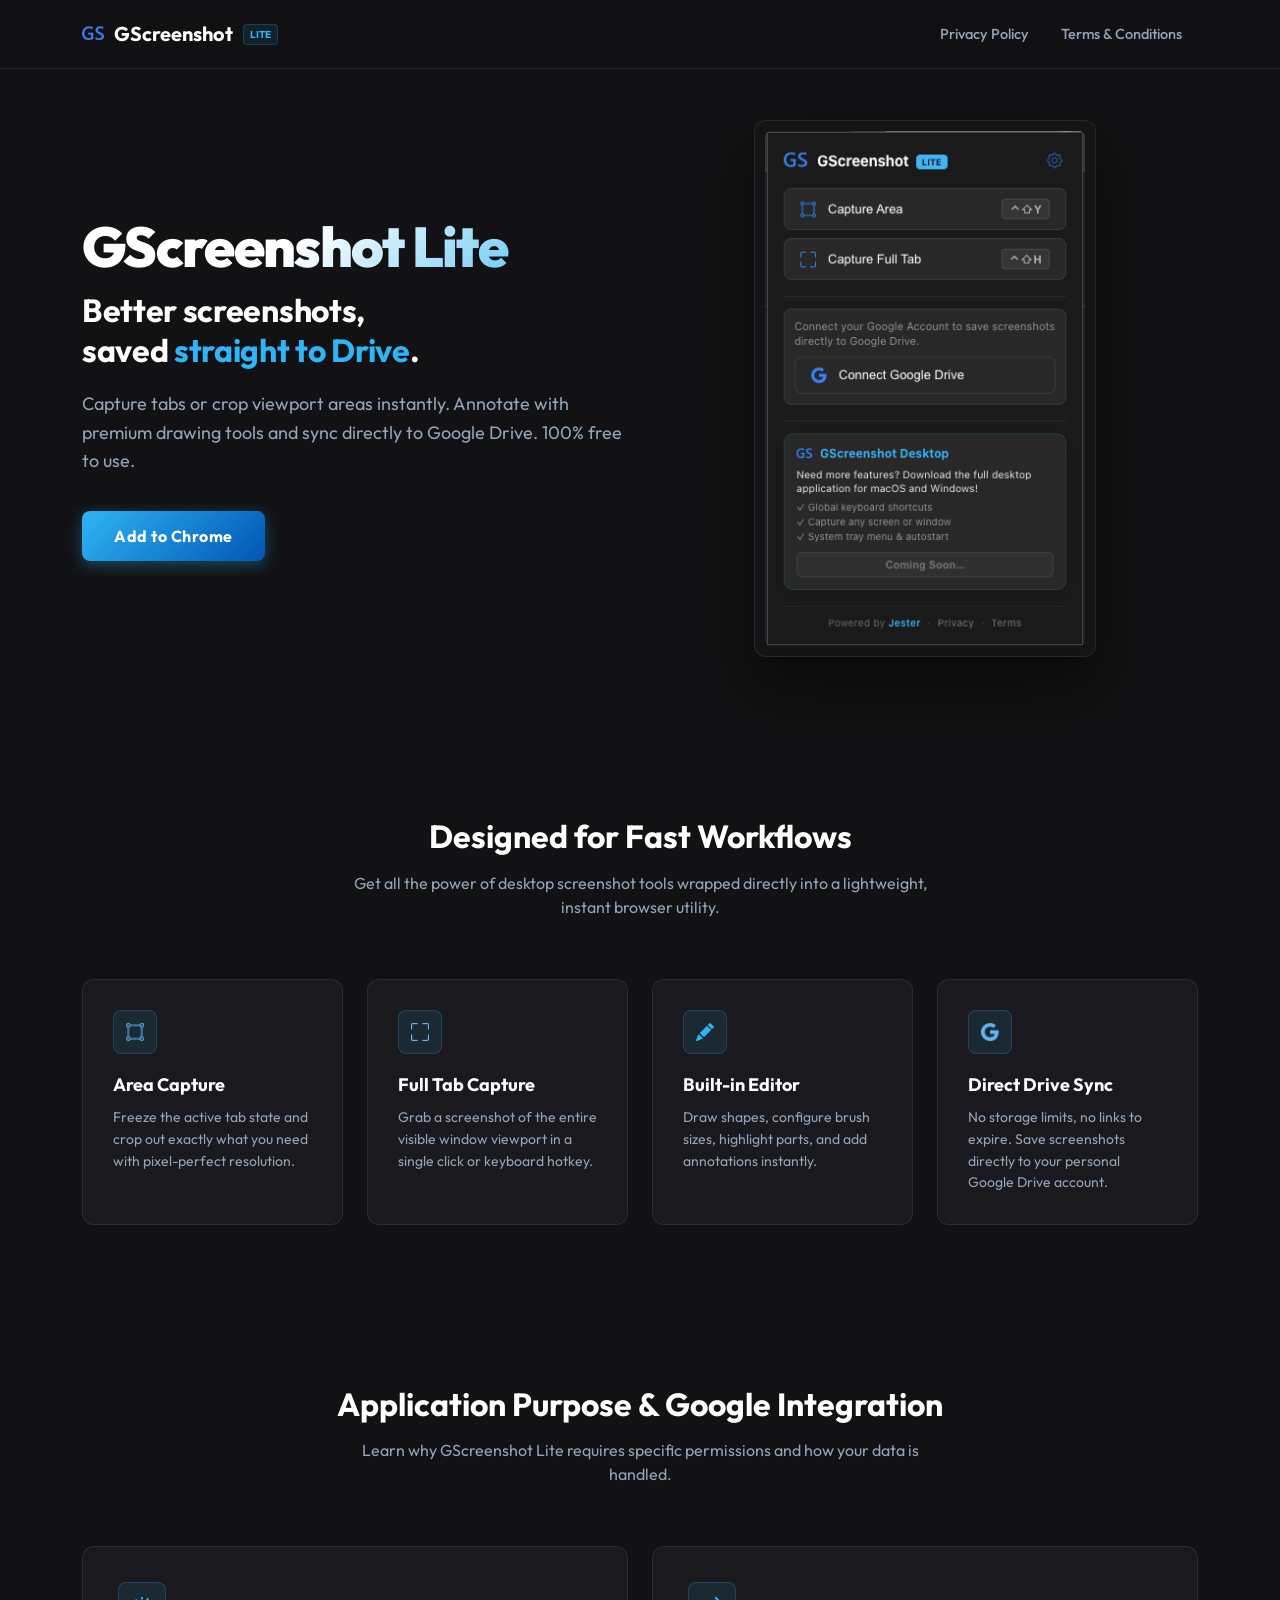
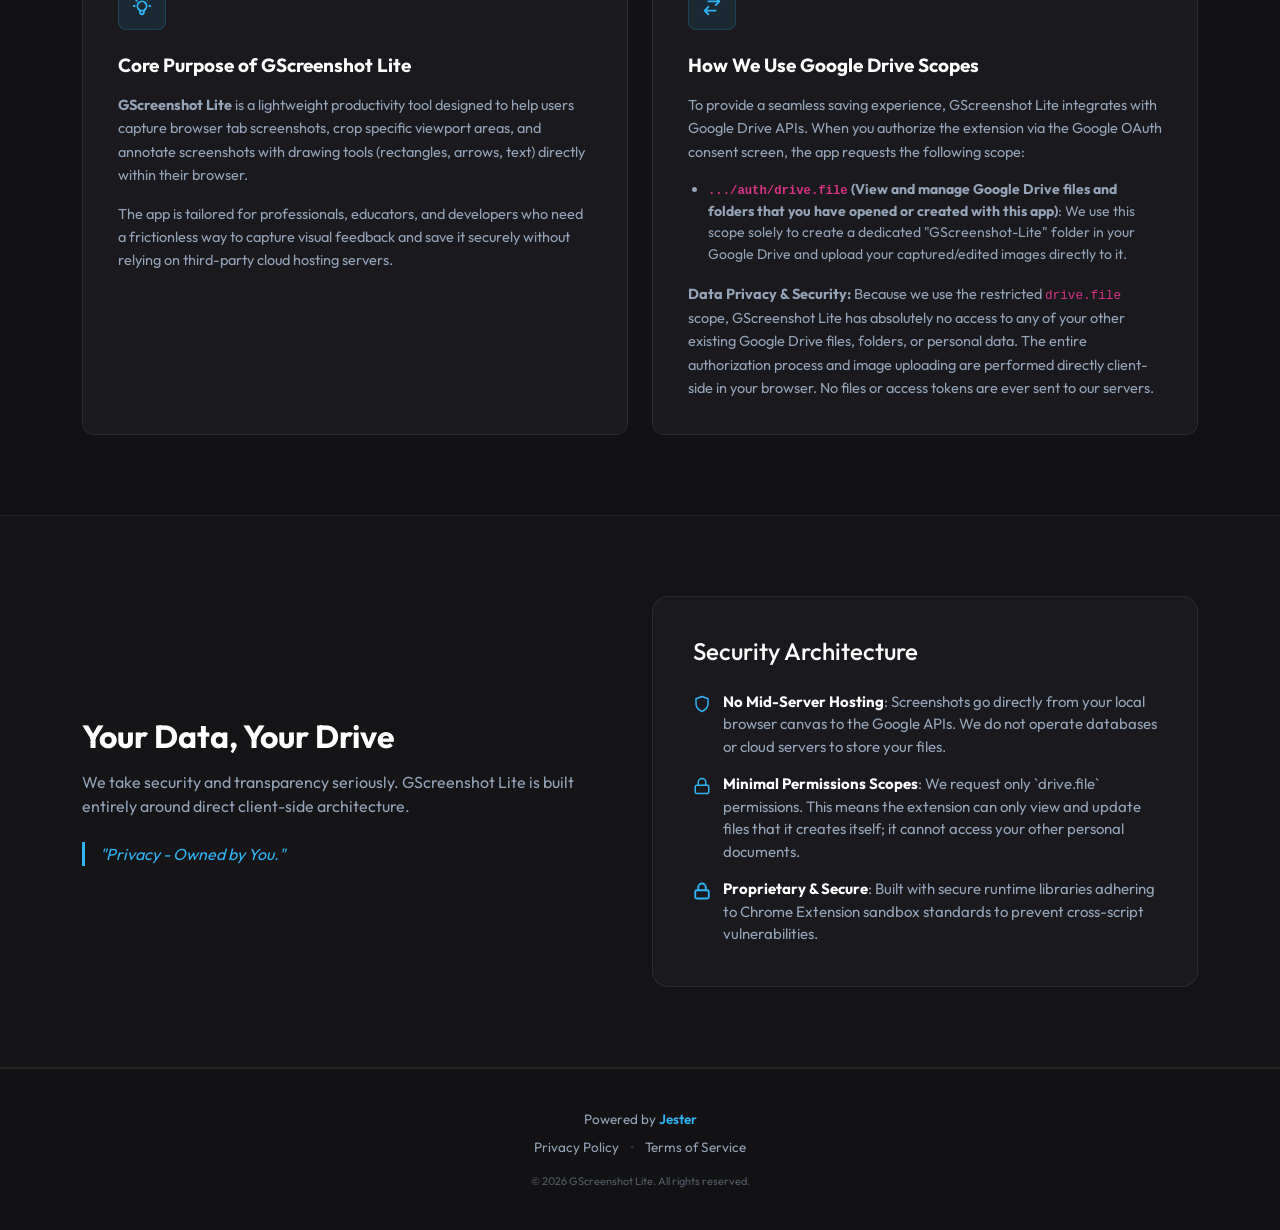
<file: index.html>
<!DOCTYPE html>
<html lang="en">

<head>
  <meta charset="UTF-8">
  <script>const preloaderStartTime = Date.now();</script>
  <meta name="viewport" content="width=device-width, initial-scale=1.0">

  <!-- Primary Meta Tags -->
  <title>GScreenshot Lite</title>
  <meta name="title" content="GScreenshot Lite">
  <meta name="application-name" content="GScreenshot Lite">
  <meta name="description"
    content="Capture your browser tab or selected viewport areas, edit with clean tools, and save screenshots directly to Google Drive. 100% free to use.">
  <meta name="keywords"
    content="GScreenshot, GScreenshot Lite, Chrome Extension, screenshot tool, screen capture, Google Drive, image editor">
  <link rel="canonical" href="https://gscreenshot-lite.iamjester.app/">

  <!-- Open Graph / Facebook -->
  <meta property="og:type" content="website">
  <meta property="og:url" content="https://gscreenshot-lite.iamjester.app/">
  <meta property="og:title" content="GScreenshot Lite">
  <meta property="og:description"
    content="Capture your browser tab or selected viewport areas, edit with clean tools, and save screenshots directly to Google Drive. 100% free to use.">
  <meta property="og:image" content="https://i-am-jester.github.io/GScreenshot-Lite/images/favicon.png">

  <!-- Twitter -->
  <meta property="twitter:card" content="summary_large_image">
  <meta property="twitter:url" content="https://gscreenshot-lite.iamjester.app/">
  <meta property="twitter:title" content="GScreenshot Lite">
  <meta property="twitter:description"
    content="Capture your browser tab or selected viewport areas, edit with clean tools, and save screenshots directly to Google Drive. 100% free to use.">
  <meta property="twitter:image" content="https://i-am-jester.github.io/GScreenshot-Lite/images/favicon.png">

  <!-- Bootstrap CSS -->
  <link href="css/bootstrap.min.css" rel="stylesheet">
  <!-- Custom Styles -->
  <link href="css/styles.css" rel="stylesheet">
  <!-- Favicon -->
  <link rel="icon" type="image/png" href="images/favicon.png">
</head>

<body>
  <!-- Preloader -->
  <!--
  <div id="preloader">
    <div class="loader-container">
      <div class="glow"></div>
      <img src="images/favicon.png" alt="GS" class="main-logo">
      <span class="loader-lite-badge">LITE</span>
      <svg class="loader-ring" viewBox="0 0 100 100">
        <circle cx="50" cy="50" r="45" />
        <circle cx="50" cy="50" r="38" style="opacity: 0.3; animation-direction: reverse; animation-duration: 3s;" />
      </svg>
    </div>
  </div>
  -->
  <!-- Navigation Bar -->
  <nav class="navbar navbar-expand-lg navbar-dark navbar-custom fixed-top">
    <div class="container">
      <a class="navbar-brand navbar-brand-custom" href="#" aria-label="GScreenshot Lite">
        <img src="images/favicon.png" alt="GScreenshot Lite Logo" width="22" height="22">
        GScreenshot <span class="brand-badge">Lite</span>
      </a>
      <button class="navbar-toggler" type="button" data-bs-toggle="collapse" data-bs-target="#navbarNav">
        <span class="navbar-toggler-icon"></span>
      </button>
      <div class="collapse navbar-collapse" id="navbarNav">
        <ul class="navbar-nav ms-auto">
          <li class="nav-item">
            <a class="nav-link nav-link-custom" href="privacy-policy.html">Privacy Policy</a>
          </li>
          <li class="nav-item">
            <a class="nav-link nav-link-custom" href="terms-and-conditions.html">Terms & Conditions</a>
          </li>
        </ul>
      </div>
    </div>
  </nav>

  <!-- Hero Section -->
  <header class="hero-section text-center text-lg-start d-flex align-items-center">
    <div class="container">
      <div class="row align-items-center">
        <div class="col-lg-6 mb-5 mb-lg-0">
          <h1 class="hero-title">GScreenshot Lite</h1>
          <p class="hero-lead">Better screenshots,<br>saved <span>straight to Drive</span>.</p>
          <p class="hero-subtitle">Capture tabs or crop viewport areas instantly. Annotate with premium drawing tools and sync directly to Google Drive. 100% free to use.</p>
          <div class="hero-buttons">
            <a href="https://chromewebstore.google.com/detail/gscreenshot-lite-screen-c/pjenknjelgbcamhfffplflpdhgffnflg" target="_blank" class="btn btn-accent">Add to Chrome</a>
          </div>
        </div>
        <div class="col-lg-6 text-center">
          <!-- Real screenshot preview of the extension interface -->
          <div
            style="background: rgba(255, 255, 255, 0.01); border: 1px solid var(--border); border-radius: 12px; padding: 10px; display: inline-block; box-shadow: 0 30px 60px rgba(0,0,0,0.5); max-width: 100%;">
            <img src="images/popup-preview.png" alt="GScreenshot Lite Interface"
              style="border-radius: 6px; width: 320px; max-width: 100%; height: auto; object-fit: contain;">
          </div>
        </div>
      </div>
    </div>
  </header>

  <!-- Features Section -->
  <section id="features" class="features-section">
    <div class="container">
      <div class="section-header">
        <h2 class="section-title">Designed for Fast Workflows</h2>
        <p class="section-desc">Get all the power of desktop screenshot tools wrapped directly into a lightweight,
          instant browser utility.</p>
      </div>
      <div class="row g-4">
        <div class="col-md-6 col-lg-3">
          <div class="feature-card">
            <div class="feature-icon-wrapper">
              <img src="images/tray/capture.png" alt="Capture Area" width="18" height="18"
                style="filter: brightness(0) saturate(100%) invert(69%) sepia(82%) saturate(1915%) hue-rotate(179deg) brightness(101%) contrast(95%);">
            </div>
            <h4>Area Capture</h4>
            <p>Freeze the active tab state and crop out exactly what you need with pixel-perfect resolution.</p>
          </div>
        </div>
        <div class="col-md-6 col-lg-3">
          <div class="feature-card">
            <div class="feature-icon-wrapper">
              <img src="images/tray/fullscreen.png" alt="Capture Full Tab" width="18" height="18"
                style="filter: brightness(0) saturate(100%) invert(69%) sepia(82%) saturate(1915%) hue-rotate(179deg) brightness(101%) contrast(95%);">
            </div>
            <h4>Full Tab Capture</h4>
            <p>Grab a screenshot of the entire visible window viewport in a single click or keyboard hotkey.</p>
          </div>
        </div>
        <div class="col-md-6 col-lg-3">
          <div class="feature-card">
            <div class="feature-icon-wrapper">
              <svg width="18" height="18" fill="currentColor" viewBox="0 0 16 16" style="color: var(--accent);">
                <path
                  d="M12.854.146a.5.5 0 0 0-.707 0L10.5 1.793 14.207 5.5l1.647-1.646a.5.5 0 0 0 0-.708l-3-3zm.646 6.061L9.793 2.5 3.293 9H3.5a.5.5 0 0 1 .5.5v.5h.5a.5.5 0 0 1 .5.5v.5h.5a.5.5 0 0 1 .5.5v.5h.5a.5.5 0 0 1 .5.5v.207l6.5-6.5zm-7.468 7.468A.5.5 0 0 1 6 13.5V13h-.5a.5.5 0 0 1-.5-.5V12h-.5a.5.5 0 0 1-.5-.5V11h-.5a.5.5 0 0 1-.5-.5V10h-.5a.499.499 0 0 1-.175-.03l-.179.178a.5.5 0 0 0-.11.168l-2 5a.5.5 0 0 0 .65.65l5-2a.5.5 0 0 0 .168-.11l.178-.178z" />
              </svg>
            </div>
            <h4>Built-in Editor</h4>
            <p>Draw shapes, configure brush sizes, highlight parts, and add annotations instantly.</p>
          </div>
        </div>
        <div class="col-md-6 col-lg-3">
          <div class="feature-card">
            <div class="feature-icon-wrapper">
              <img src="images/tray/google.png" alt="Google Drive Sync" width="18" height="18"
                style="filter: brightness(0) saturate(100%) invert(69%) sepia(82%) saturate(1915%) hue-rotate(179deg) brightness(101%) contrast(95%);">
            </div>
            <h4>Direct Drive Sync</h4>
            <p>No storage limits, no links to expire. Save screenshots directly to your personal Google Drive account.
            </p>
          </div>
        </div>
      </div>
    </div>
  </section>

  <!-- Purpose & OAuth Integration Section (Crucial for Google Verification) -->
  <section id="purpose" class="purpose-section">
    <div class="container">
      <div class="section-header">
        <h2 class="section-title">Application Purpose & Google Integration</h2>
        <p class="section-desc">Learn why GScreenshot Lite requires specific permissions and how your data is handled.
        </p>
      </div>
      <div class="row g-4">
        <div class="col-md-6">
          <div class="purpose-card h-100">
            <div class="purpose-icon-wrapper">
              <svg width="22" height="22" fill="none" stroke="currentColor" stroke-width="2" viewBox="0 0 24 24">
                <path stroke-linecap="round" stroke-linejoin="round"
                  d="M9.663 17h4.673M12 3v1m6.364.364l-.707.707M21 12h-1M4 12H3m3.343-5.657l-.707-.707m2.828 9.9a5 5 0 117.072 0l-.548.547A3.374 3.374 0 0014 18.469V19a2 2 0 11-4 0v-.531c0-.895-.356-1.754-.988-2.386l-.548-.547z" />
              </svg>
            </div>
            <h4>Core Purpose of GScreenshot Lite</h4>
            <p><strong>GScreenshot Lite</strong> is a lightweight productivity tool designed to help users capture
              browser tab screenshots, crop specific viewport areas, and annotate screenshots with drawing tools
              (rectangles, arrows, text) directly within their browser.</p>
            <p>The app is tailored for professionals, educators, and developers who need a frictionless way to capture
              visual feedback and save it securely without relying on third-party cloud hosting servers.</p>
          </div>
        </div>
        <div class="col-md-6">
          <div class="purpose-card h-100">
            <div class="purpose-icon-wrapper">
              <svg width="22" height="22" fill="none" stroke="currentColor" stroke-width="2" viewBox="0 0 24 24">
                <path stroke-linecap="round" stroke-linejoin="round"
                  d="M8 7h12m0 0l-4-4m4 4l-4 4m0 6H4m0 0l4 4m-4-4l4-4" />
              </svg>
            </div>
            <h4>How We Use Google Drive Scopes</h4>
            <p>To provide a seamless saving experience, GScreenshot Lite integrates with Google Drive APIs. When you
              authorize the extension via the Google OAuth consent screen, the app requests the following scope:</p>
            <ul class="purpose-scopes-list">
              <li><strong><code>.../auth/drive.file</code> (View and manage Google Drive files and folders that you have
                  opened or created with this app)</strong>: We use this scope solely to create a dedicated
                "GScreenshot-Lite" folder in your Google Drive and upload your captured/edited images directly to it.
              </li>
            </ul>
            <p><strong>Data Privacy & Security:</strong> Because we use the restricted <code>drive.file</code> scope,
              GScreenshot Lite has absolutely no access to any of your other existing Google Drive files, folders, or
              personal data. The entire authorization process and image uploading are performed directly client-side in
              your browser. No files or access tokens are ever sent to our servers.</p>
          </div>
        </div>
      </div>
    </div>
  </section>

  <!-- Security Section (Crucial for Google Review) -->
  <section id="security" class="security-section">
    <div class="container">
      <div class="row align-items-center">
        <div class="col-lg-6 mb-5 mb-lg-0 text-center text-lg-start">
          <h2 class="section-title">Your Data, Your Drive</h2>
          <p class="section-desc mb-4" style="margin-left: 0;">We take security and transparency seriously. GScreenshot
            Lite is built entirely around direct client-side architecture.</p>
          <div class="d-inline-block"
            style="border-left: 3px solid var(--accent); padding-left: 15px; text-align: left;">
            <p class="mb-0" style="font-style: italic; color: var(--accent);">"Privacy - Owned by You."</p>
          </div>
        </div>
        <div class="col-lg-6">
          <div class="security-card">
            <h4>Security Architecture</h4>
            <ul class="security-list">
              <li>
                <svg width="18" height="18" viewBox="0 0 24 24" fill="none" stroke="currentColor" stroke-width="2"
                  stroke-linecap="round" stroke-linejoin="round">
                  <path d="M12 22s8-4 8-10V5l-8-3-8 3v7c0 6 8 10 8 10z"></path>
                </svg>
                <span><strong>No Mid-Server Hosting</strong>: Screenshots go directly from your local browser canvas to
                  the Google APIs. We do not operate databases or cloud servers to store your files.</span>
              </li>
              <li>
                <svg width="18" height="18" viewBox="0 0 24 24" fill="none" stroke="currentColor" stroke-width="2"
                  stroke-linecap="round" stroke-linejoin="round">
                  <rect x="3" y="11" width="18" height="11" rx="2" ry="2"></rect>
                  <path d="M7 11V7a5 5 0 0 1 10 0v4"></path>
                </svg>
                <span><strong>Minimal Permissions Scopes</strong>: We request only `drive.file` permissions. This means
                  the extension can only view and update files that it creates itself; it cannot access your other
                  personal documents.</span>
              </li>
              <li>
                <svg width="18" height="18" viewBox="0 0 24 24" fill="none" stroke="currentColor" stroke-width="2.5"
                  stroke-linecap="round" stroke-linejoin="round">
                  <rect x="3" y="11" width="18" height="11" rx="2" ry="2"></rect>
                  <path d="M7 11V7a5 5 0 0 1 10 0v4"></path>
                </svg>
                <span><strong>Proprietary & Secure</strong>: Built with secure runtime libraries adhering to Chrome
                  Extension sandbox standards to prevent cross-script vulnerabilities.</span>
              </li>
            </ul>
          </div>
        </div>
      </div>
    </div>
  </section>

  <!-- Footer -->
  <footer class="footer-custom">
    <div class="container text-center">
      <p class="mb-2">Powered by <a href="https://github.com/i-am-jester" target="_blank"
          style="font-weight: 600; color: var(--accent);">Jester</a></p>
      <div class="footer-links">
        <a href="privacy-policy.html">Privacy Policy</a>
        <span class="footer-dot">•</span>
        <a href="terms-and-conditions.html">Terms of Service</a>
      </div>
      <p class="mt-3 mb-0" style="font-size: 11px; opacity: 0.5;">&copy; 2026 GScreenshot Lite. All rights reserved.</p>
    </div>
  </footer>

  <!-- Bootstrap JS -->
  <script src="js/bootstrap.bundle.min.js"></script>
  <script src="js/main.js"></script>
</body>

</html>
</file>
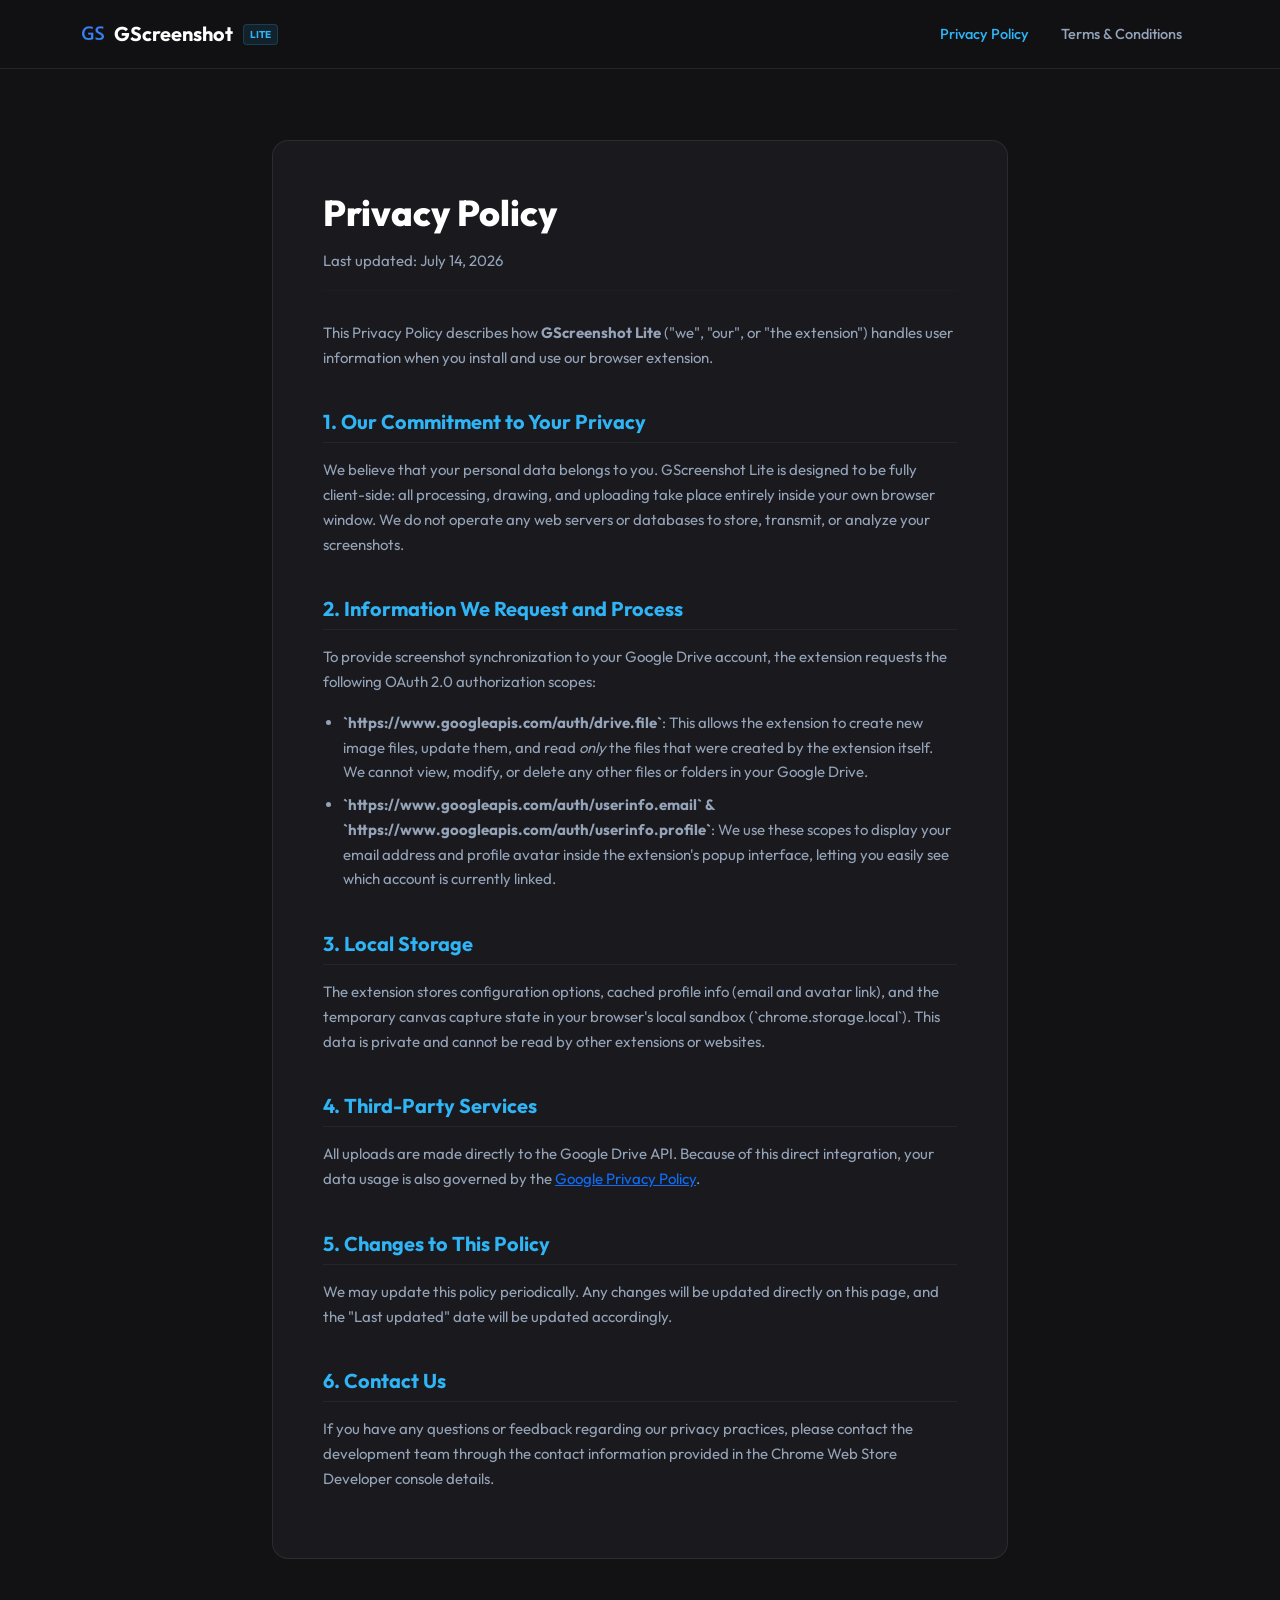
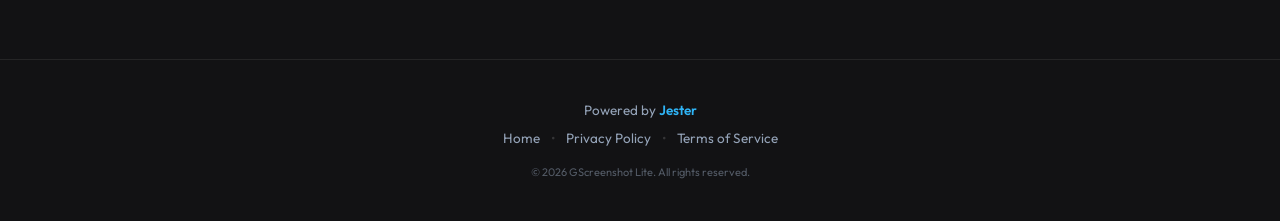
<file: privacy-policy.html>
<!DOCTYPE html>
<html lang="en">

<head>
  <meta charset="UTF-8">
  <script>const preloaderStartTime = Date.now();</script>
  <meta name="viewport" content="width=device-width, initial-scale=1.0">

  <!-- Primary Meta Tags -->
  <title>Privacy Policy - GScreenshot Lite</title>
  <meta name="title" content="Privacy Policy - GScreenshot Lite">
  <meta name="application-name" content="GScreenshot Lite">
  <meta name="description"
    content="Read the Privacy Policy for the GScreenshot Lite Chrome Extension. Learn how we handle your authorization data and screenshots securely.">
  <meta name="robots" content="index, follow">
  <link rel="canonical" href="https://gscreenshot-lite.iamjester.app/privacy-policy.html">

  <!-- Bootstrap CSS -->
  <link href="css/bootstrap.min.css" rel="stylesheet">
  <!-- Custom Styles -->
  <link href="css/styles.css" rel="stylesheet">
  <!-- Favicon -->
  <link rel="icon" type="image/png" href="images/favicon.png">
</head>

<body>
  <!-- Preloader -->
  <!--
  <div id="preloader">
    <div class="loader-container">
      <div class="glow"></div>
      <img src="images/favicon.png" alt="GS" class="main-logo">
      <span class="loader-lite-badge">LITE</span>
      <svg class="loader-ring" viewBox="0 0 100 100">
        <circle cx="50" cy="50" r="45" />
        <circle cx="50" cy="50" r="38" style="opacity: 0.3; animation-direction: reverse; animation-duration: 3s;" />
      </svg>
    </div>
  </div>
  -->
  <!-- Navigation Bar -->
  <nav class="navbar navbar-expand-lg navbar-dark navbar-custom fixed-top">
    <div class="container">
      <a class="navbar-brand navbar-brand-custom" href="index.html" aria-label="GScreenshot Lite">
        <img src="images/favicon.png" alt="GScreenshot Lite Logo" width="22" height="22">
        GScreenshot <span class="brand-badge">Lite</span>
      </a>
      <button class="navbar-toggler" type="button" data-bs-toggle="collapse" data-bs-target="#navbarNav">
        <span class="navbar-toggler-icon"></span>
      </button>
      <div class="collapse navbar-collapse" id="navbarNav">
        <ul class="navbar-nav ms-auto">
          <li class="nav-item">
            <a class="nav-link nav-link-custom active" href="privacy-policy.html">Privacy Policy</a>
          </li>
          <li class="nav-item">
            <a class="nav-link nav-link-custom" href="terms-and-conditions.html">Terms & Conditions</a>
          </li>
        </ul>
      </div>
    </div>
  </nav>

  <!-- Info Page Content -->
  <main class="info-page-container">
    <div class="container">
      <div class="row justify-content-center">
        <div class="col-lg-10 col-xl-8">
          <article class="info-content-card">
            <h1>Privacy Policy</h1>
            <p class="text-muted">Last updated: July 14, 2026</p>
            <hr style="border-color: rgba(255,255,255,0.08); margin-bottom: 30px;">

            <p>This Privacy Policy describes how <strong>GScreenshot Lite</strong> ("we", "our", or "the extension")
              handles user information when you install and use our browser extension.</p>

            <h2>1. Our Commitment to Your Privacy</h2>
            <p>We believe that your personal data belongs to you. GScreenshot Lite is designed to be fully client-side:
              all processing, drawing, and uploading take place entirely inside your own browser window. We do not
              operate any web servers or databases to store, transmit, or analyze your screenshots.</p>

            <h2>2. Information We Request and Process</h2>
            <p>To provide screenshot synchronization to your Google Drive account, the extension requests the following
              OAuth 2.0 authorization scopes:</p>
            <ul>
              <li><strong>`https://www.googleapis.com/auth/drive.file`</strong>: This allows the extension to create new
                image files, update them, and read <em>only</em> the files that were created by the extension itself. We
                cannot view, modify, or delete any other files or folders in your Google Drive.</li>
              <li><strong>`https://www.googleapis.com/auth/userinfo.email` &
                  `https://www.googleapis.com/auth/userinfo.profile`</strong>: We use these scopes to display your email
                address and profile avatar inside the extension's popup interface, letting you easily see which account
                is currently linked.</li>
            </ul>

            <h2>3. Local Storage</h2>
            <p>The extension stores configuration options, cached profile info (email and avatar link), and the
              temporary canvas capture state in your browser's local sandbox (`chrome.storage.local`). This data is
              private and cannot be read by other extensions or websites.</p>

            <h2>4. Third-Party Services</h2>
            <p>All uploads are made directly to the Google Drive API. Because of this direct integration, your data
              usage is also governed by the <a href="https://policies.google.com/privacy" target="_blank">Google Privacy
                Policy</a>.</p>

            <h2>5. Changes to This Policy</h2>
            <p>We may update this policy periodically. Any changes will be updated directly on this page, and the "Last
              updated" date will be updated accordingly.</p>

            <h2>6. Contact Us</h2>
            <p>If you have any questions or feedback regarding our privacy practices, please contact the development
              team through the contact information provided in the Chrome Web Store Developer console details.</p>
          </article>
        </div>
      </div>
    </div>
  </main>

  <!-- Footer -->
  <footer class="footer-custom">
    <div class="container text-center">
      <p class="mb-2">Powered by <a href="https://github.com/i-am-jester" target="_blank"
          style="font-weight: 600; color: var(--accent);">Jester</a></p>
      <div class="footer-links">
        <a href="index.html">Home</a>
        <span class="footer-dot">•</span>
        <a href="privacy-policy.html">Privacy Policy</a>
        <span class="footer-dot">•</span>
        <a href="terms-and-conditions.html">Terms of Service</a>
      </div>
      <p class="mt-3 mb-0" style="font-size: 11px; opacity: 0.5;">&copy; 2026 GScreenshot Lite. All rights reserved.</p>
    </div>
  </footer>

  <!-- Bootstrap JS -->
  <script src="js/bootstrap.bundle.min.js"></script>
  <script src="js/main.js"></script>
</body>

</html>
</file>
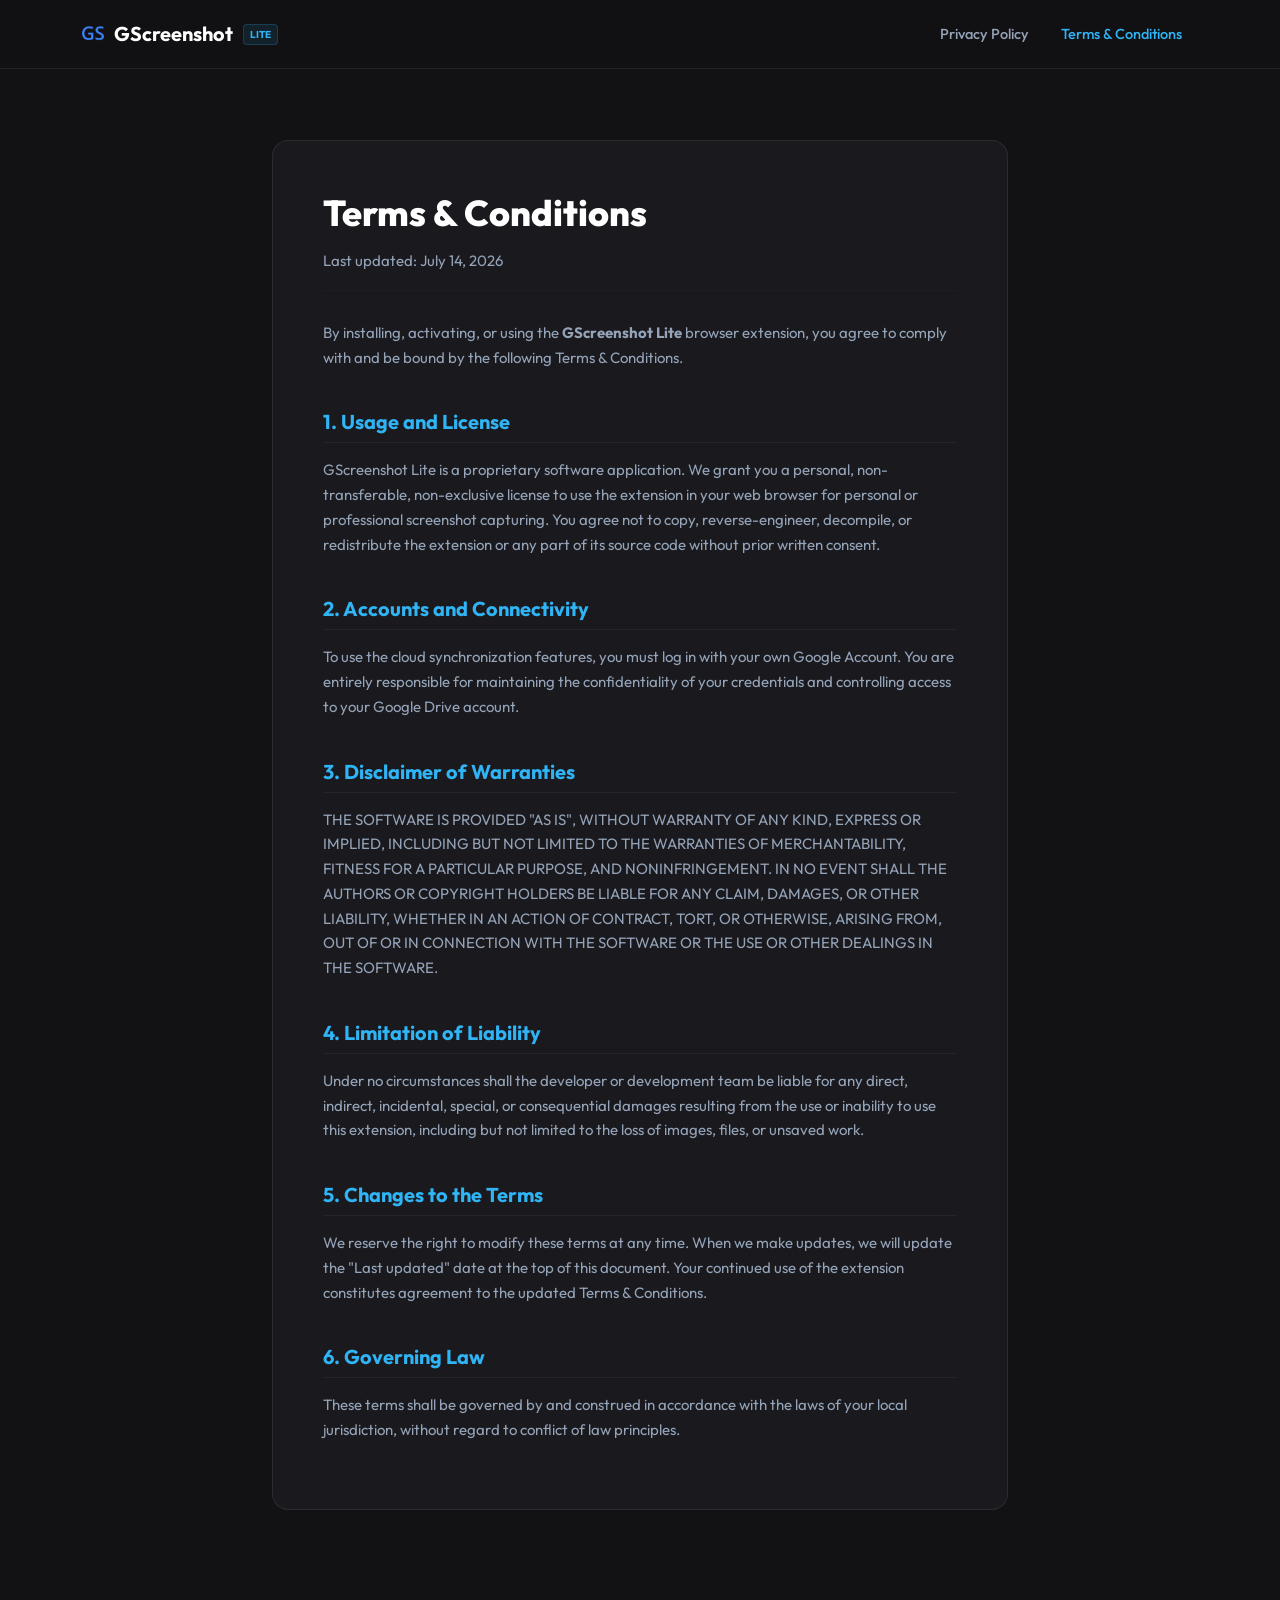
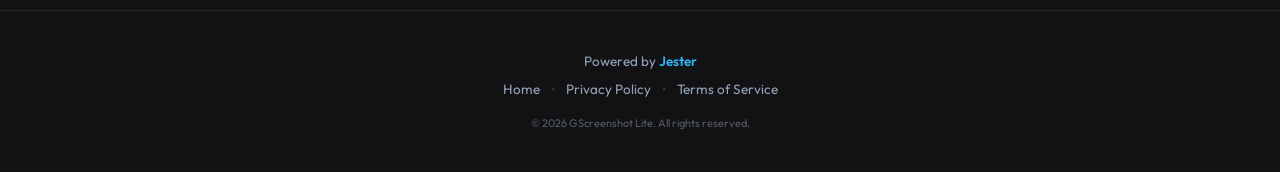
<file: terms-and-conditions.html>
<!DOCTYPE html>
<html lang="en">
<head>
  <meta charset="UTF-8">
  <script>const preloaderStartTime = Date.now();</script>
  <meta name="viewport" content="width=device-width, initial-scale=1.0">
  
  <!-- Primary Meta Tags -->
  <title>Terms & Conditions - GScreenshot Lite</title>
  <meta name="title" content="Terms & Conditions - GScreenshot Lite">
  <meta name="application-name" content="GScreenshot Lite">
  <meta name="description" content="Read the Terms of Service for the GScreenshot Lite Chrome Extension. Understand the terms, disclaimer of warranties, and licenses.">
  <meta name="robots" content="index, follow">
  <link rel="canonical" href="https://gscreenshot-lite.iamjester.app/terms-and-conditions.html">

  <!-- Bootstrap CSS -->
  <link href="css/bootstrap.min.css" rel="stylesheet">
  <!-- Custom Styles -->
  <link href="css/styles.css" rel="stylesheet">
  <!-- Favicon -->
  <link rel="icon" type="image/png" href="images/favicon.png">
</head>
<body>
  <!-- Preloader -->
  <!--
  <div id="preloader">
    <div class="loader-container">
      <div class="glow"></div>
      <img src="images/favicon.png" alt="GS" class="main-logo">
      <span class="loader-lite-badge">LITE</span>
      <svg class="loader-ring" viewBox="0 0 100 100">
        <circle cx="50" cy="50" r="45" />
        <circle cx="50" cy="50" r="38" style="opacity: 0.3; animation-direction: reverse; animation-duration: 3s;" />
      </svg>
    </div>
  </div>
  -->
  <!-- Navigation Bar -->
  <nav class="navbar navbar-expand-lg navbar-dark navbar-custom fixed-top">
    <div class="container">
      <a class="navbar-brand navbar-brand-custom" href="index.html" aria-label="GScreenshot Lite">
        <img src="images/favicon.png" alt="GScreenshot Lite Logo" width="22" height="22">
        GScreenshot <span class="brand-badge">Lite</span>
      </a>
      <button class="navbar-toggler" type="button" data-bs-toggle="collapse" data-bs-target="#navbarNav">
        <span class="navbar-toggler-icon"></span>
      </button>
      <div class="collapse navbar-collapse" id="navbarNav">
        <ul class="navbar-nav ms-auto">
          <li class="nav-item">
            <a class="nav-link nav-link-custom" href="privacy-policy.html">Privacy Policy</a>
          </li>
          <li class="nav-item">
            <a class="nav-link nav-link-custom active" href="terms-and-conditions.html">Terms & Conditions</a>
          </li>
        </ul>
      </div>
    </div>
  </nav>

  <!-- Info Page Content -->
  <main class="info-page-container">
    <div class="container">
      <div class="row justify-content-center">
        <div class="col-lg-10 col-xl-8">
          <article class="info-content-card">
            <h1>Terms & Conditions</h1>
            <p class="text-muted">Last updated: July 14, 2026</p>
            <hr style="border-color: rgba(255,255,255,0.08); margin-bottom: 30px;">

            <p>By installing, activating, or using the <strong>GScreenshot Lite</strong> browser extension, you agree to comply with and be bound by the following Terms & Conditions.</p>

            <h2>1. Usage and License</h2>
            <p>GScreenshot Lite is a proprietary software application. We grant you a personal, non-transferable, non-exclusive license to use the extension in your web browser for personal or professional screenshot capturing. You agree not to copy, reverse-engineer, decompile, or redistribute the extension or any part of its source code without prior written consent.</p>

            <h2>2. Accounts and Connectivity</h2>
            <p>To use the cloud synchronization features, you must log in with your own Google Account. You are entirely responsible for maintaining the confidentiality of your credentials and controlling access to your Google Drive account.</p>

            <h2>3. Disclaimer of Warranties</h2>
            <p>THE SOFTWARE IS PROVIDED "AS IS", WITHOUT WARRANTY OF ANY KIND, EXPRESS OR IMPLIED, INCLUDING BUT NOT LIMITED TO THE WARRANTIES OF MERCHANTABILITY, FITNESS FOR A PARTICULAR PURPOSE, AND NONINFRINGEMENT. IN NO EVENT SHALL THE AUTHORS OR COPYRIGHT HOLDERS BE LIABLE FOR ANY CLAIM, DAMAGES, OR OTHER LIABILITY, WHETHER IN AN ACTION OF CONTRACT, TORT, OR OTHERWISE, ARISING FROM, OUT OF OR IN CONNECTION WITH THE SOFTWARE OR THE USE OR OTHER DEALINGS IN THE SOFTWARE.</p>

            <h2>4. Limitation of Liability</h2>
            <p>Under no circumstances shall the developer or development team be liable for any direct, indirect, incidental, special, or consequential damages resulting from the use or inability to use this extension, including but not limited to the loss of images, files, or unsaved work.</p>

            <h2>5. Changes to the Terms</h2>
            <p>We reserve the right to modify these terms at any time. When we make updates, we will update the "Last updated" date at the top of this document. Your continued use of the extension constitutes agreement to the updated Terms & Conditions.</p>

            <h2>6. Governing Law</h2>
            <p>These terms shall be governed by and construed in accordance with the laws of your local jurisdiction, without regard to conflict of law principles.</p>
          </article>
        </div>
      </div>
    </div>
  </main>

  <!-- Footer -->
  <footer class="footer-custom">
    <div class="container text-center">
      <p class="mb-2">Powered by <a href="https://github.com/i-am-jester" target="_blank" style="font-weight: 600; color: var(--accent);">Jester</a></p>
      <div class="footer-links">
        <a href="index.html">Home</a>
        <span class="footer-dot">•</span>
        <a href="privacy-policy.html">Privacy Policy</a>
        <span class="footer-dot">•</span>
        <a href="terms-and-conditions.html">Terms of Service</a>
      </div>
      <p class="mt-3 mb-0" style="font-size: 11px; opacity: 0.5;">&copy; 2026 GScreenshot Lite. All rights reserved.</p>
    </div>
  </footer>

  <!-- Bootstrap JS -->
  <script src="js/bootstrap.bundle.min.js"></script>
  <script src="js/main.js"></script>
</body>
</html>
</file>
<file: css/styles.css>
/* GScreenshot Lite Landing Page Styles */
@import url('https://fonts.googleapis.com/css2?family=Outfit:wght@300;400;500;600;700&display=swap');

:root {
  --bg-dark: #121214;
  --bg-card: #1a1a1e;
  --accent: #2fb4f6;
  --accent-glow: rgba(47, 180, 246, 0.3);
  --accent-hover: #62c5f9;
  --text-main: #ffffff;
  --text-muted: #94a3b8;
  --border: rgba(255, 255, 255, 0.08);
  --border-glow: rgba(47, 180, 246, 0.2);
  --nav-bg: rgba(18, 18, 20, 0.85);
}

body {
  background-color: var(--bg-dark);
  color: var(--text-main);
  font-family: 'Outfit', sans-serif;
  overflow-x: hidden;
}

/* Navbar */
.navbar-custom {
  background-color: var(--nav-bg);
  backdrop-filter: blur(12px);
  -webkit-backdrop-filter: blur(12px);
  border-bottom: 1px solid var(--border);
  padding: 14px 0;
  transition: all 0.3s ease;
}

.navbar-brand-custom {
  font-weight: 700;
  font-size: 20px;
  color: var(--text-main) !important;
  display: flex;
  align-items: center;
  gap: 10px;
  text-decoration: none;
}

.brand-badge {
  background: rgba(47, 180, 246, 0.1);
  color: var(--accent);
  border: 1px solid rgba(47, 180, 246, 0.2);
  font-size: 10px;
  font-weight: 700;
  padding: 2px 6px;
  border-radius: 4px;
  text-transform: uppercase;
}

.nav-link-custom {
  color: var(--text-muted) !important;
  font-weight: 500;
  font-size: 14.5px;
  transition: color 0.2s ease;
  padding: 8px 16px !important;
}

.nav-link-custom:hover,
.nav-link-custom.active {
  color: var(--accent) !important;
}

/* Hero Section */
.hero-section {
  position: relative;
  padding: 120px 0 80px 0;
  z-index: 1;
}

.app-intro-tag {
  display: inline-flex;
  align-items: center;
  background: rgba(47, 180, 246, 0.08);
  border: 1px solid rgba(47, 180, 246, 0.15);
  color: var(--accent);
  font-size: 12px;
  font-weight: 700;
  padding: 6px 14px;
  border-radius: 20px;
  margin-bottom: 24px;
  text-transform: uppercase;
  letter-spacing: 1px;
}

.hero-title {
  font-size: 56px;
  font-weight: 850;
  line-height: 1.1;
  letter-spacing: -0.03em;
  margin-bottom: 12px;
  background: linear-gradient(135deg, #ffffff 40%, var(--accent) 100%);
  -webkit-background-clip: text;
  -webkit-text-fill-color: transparent;
}

.hero-lead {
  font-size: 32px;
  font-weight: 700;
  line-height: 1.25;
  letter-spacing: -0.01em;
  margin-bottom: 20px;
  color: var(--text-main);
}

.hero-lead span {
  color: var(--accent);
}

.hero-subtitle {
  font-size: 18px;
  color: var(--text-muted);
  line-height: 1.6;
  margin-bottom: 35px;
  max-width: 580px;
}

.btn-accent {
  background: linear-gradient(135deg, #2fb4f6 0%, #0056b3 100%);
  color: #ffffff !important;
  font-weight: 700;
  padding: 13px 32px;
  border-radius: 8px;
  transition: all 0.25s ease;
  border: none;
  box-shadow: 0 4px 15px rgba(47, 180, 246, 0.35);
  letter-spacing: 0.5px;
  display: inline-flex;
  align-items: center;
  justify-content: center;
}

.btn-accent:hover {
  background: linear-gradient(135deg, #5fcaff 0%, #004494 100%);
  transform: translateY(-2px);
  box-shadow: 0 6px 22px rgba(47, 180, 246, 0.55);
}

.btn-secondary-custom {
  background-color: rgba(255, 255, 255, 0.04);
  color: var(--text-main) !important;
  border: 1px solid var(--border);
  font-weight: 600;
  padding: 12px 28px;
  border-radius: 8px;
  transition: all 0.2s ease;
  margin-left: 12px;
}

.btn-secondary-custom:hover {
  background-color: rgba(255, 255, 255, 0.08);
  border-color: rgba(255, 255, 255, 0.15);
  transform: translateY(-1px);
}

/* Features */
.features-section {
  padding: 80px 0;
  position: relative;
  z-index: 1;
}

.section-header {
  text-align: center;
  margin-bottom: 60px;
}

.section-title {
  font-size: 32px;
  font-weight: 700;
  margin-bottom: 15px;
}

.section-desc {
  color: var(--text-muted);
  font-size: 16px;
  max-width: 600px;
  margin: 0 auto;
}

.feature-card {
  background-color: var(--bg-card);
  border: 1px solid var(--border);
  border-radius: 12px;
  padding: 30px;
  height: 100%;
  transition: all 0.3s ease;
}

.feature-card:hover {
  border-color: var(--border-glow);
  transform: translateY(-3px);
  box-shadow: 0 12px 30px rgba(0, 0, 0, 0.2);
}

.feature-icon-wrapper {
  width: 44px;
  height: 44px;
  background: rgba(47, 180, 246, 0.1);
  border: 1px solid rgba(47, 180, 246, 0.2);
  border-radius: 8px;
  display: flex;
  align-items: center;
  justify-content: center;
  color: var(--accent);
  margin-bottom: 20px;
}

.feature-card h4 {
  font-weight: 700;
  font-size: 18px;
  margin-bottom: 12px;
}

.feature-card p {
  color: var(--text-muted);
  font-size: 14px;
  line-height: 1.55;
  margin: 0;
}

/* Purpose / OAuth Integration Section */
.purpose-section {
  padding: 80px 0;
  position: relative;
  z-index: 1;
}

.purpose-card {
  background-color: var(--bg-card);
  border: 1px solid var(--border);
  border-radius: 12px;
  padding: 35px;
  height: 100%;
  transition: all 0.3s ease;
}

.purpose-card:hover {
  border-color: var(--border-glow);
  transform: translateY(-3px);
  box-shadow: 0 12px 30px rgba(0, 0, 0, 0.2);
}

.purpose-icon-wrapper {
  width: 48px;
  height: 48px;
  background: rgba(47, 180, 246, 0.1);
  border: 1px solid rgba(47, 180, 246, 0.2);
  border-radius: 8px;
  display: flex;
  align-items: center;
  justify-content: center;
  color: var(--accent);
  margin-bottom: 24px;
}

.purpose-card h4 {
  font-weight: 700;
  font-size: 19px;
  margin-bottom: 16px;
}

.purpose-card p {
  color: var(--text-muted);
  font-size: 14.5px;
  line-height: 1.6;
  margin-bottom: 16px;
}

.purpose-card p:last-child {
  margin-bottom: 0;
}

.purpose-scopes-list {
  padding-left: 20px;
  margin-bottom: 16px;
}

.purpose-scopes-list li {
  color: var(--text-muted);
  font-size: 14px;
  line-height: 1.55;
  margin-bottom: 8px;
}

/* Security / Google OAuth Section */
.security-section {
  padding: 80px 0;
  background-color: rgba(26, 26, 30, 0.4);
  border-top: 1px solid var(--border);
  border-bottom: 1px solid var(--border);
  position: relative;
  z-index: 1;
}

.security-card {
  background: var(--bg-card);
  border: 1px solid var(--border);
  border-radius: 16px;
  padding: 40px;
}

.security-list {
  list-style: none;
  padding: 0;
  margin: 25px 0 0 0;
  display: flex;
  flex-direction: column;
  gap: 15px;
}

.security-list li {
  display: flex;
  gap: 12px;
  font-size: 15px;
  color: var(--text-muted);
}

.security-list li svg {
  color: var(--accent);
  flex-shrink: 0;
  margin-top: 4px;
}

.security-list li strong {
  color: var(--text-main);
}

/* Info Pages Style (Privacy & Terms) */
.info-page-container {
  padding: 140px 0 100px 0;
  min-height: 80vh;
}

.info-content-card {
  background-color: var(--bg-card);
  border: 1px solid var(--border);
  border-radius: 16px;
  padding: 50px;
}

.info-content-card h1 {
  font-size: 36px;
  font-weight: 800;
  margin-bottom: 15px;
}

.info-content-card h2 {
  font-size: 20px;
  font-weight: 700;
  margin-top: 40px;
  margin-bottom: 15px;
  color: var(--accent);
  border-bottom: 1px solid rgba(255, 255, 255, 0.05);
  padding-bottom: 8px;
}

.info-content-card p,
.info-content-card li {
  font-size: 15px;
  color: var(--text-muted) !important;
  line-height: 1.65;
}

.info-content-card ul {
  padding-left: 20px;
  margin-bottom: 20px;
}

.info-content-card li {
  margin-bottom: 8px;
}

/* Footer */
.footer-custom {
  background-color: var(--bg-dark);
  border-top: 1px solid var(--border);
  padding: 40px 0;
  font-size: 13.5px;
  color: var(--text-muted);
  position: relative;
  z-index: 1;
}

.footer-custom a {
  color: var(--text-muted);
  text-decoration: none;
  transition: color 0.15s ease;
}

.footer-custom a:hover {
  color: var(--accent);
}

.footer-dot {
  color: rgba(255, 255, 255, 0.15);
  margin: 0 8px;
  user-select: none;
}

/* --- PRELOADER STYLES --- */
#preloader {
  display: none !important; /* Temporarily disabled for Google Verification */
  position: fixed;
  top: 0;
  left: 0;
  width: 100%;
  height: 100%;
  background-color: var(--bg-dark);
  display: flex;
  justify-content: center;
  align-items: center;
  z-index: 99999;
  transition: opacity 0.6s ease, visibility 0.6s;
}

#preloader.fade-out {
  opacity: 0;
  visibility: hidden;
}

.loader-container {
  position: relative;
  width: 240px;
  height: 240px;
  display: flex;
  justify-content: center;
  align-items: center;
}

.main-logo {
  width: 80px;
  height: auto;
  z-index: 5;
  filter: drop-shadow(0 0 20px rgba(47, 180, 246, 0.45));
  animation: logo-pulse 2s cubic-bezier(0.4, 0, 0.2, 1) infinite;
}

.loader-lite-badge {
  position: absolute;
  bottom: 52px;
  background-color: rgba(47, 180, 246, 0.1);
  color: var(--accent);
  font-size: 11px;
  font-weight: 800;
  padding: 2px 8px;
  border-radius: 4px;
  letter-spacing: 1px;
  box-shadow: 0 0 10px rgba(47, 180, 246, 0.5);
  z-index: 6;
  animation: logo-pulse 2s cubic-bezier(0.3, 0, 0.8, 1) infinite;
  text-transform: uppercase;
  border: 1px solid rgba(47, 180, 246, 0.2);
}

.loader-ring {
  position: absolute;
  width: 180px;
  height: 180px;
}

.loader-ring circle {
  fill: none;
  stroke: var(--accent);
  stroke-width: 2.5;
  stroke-linecap: round;
  stroke-dasharray: 80 300;
  filter: drop-shadow(0 0 6px var(--accent));
  transform-origin: center;
  animation: rotate-ring 1.8s linear infinite;
}

.glow {
  position: absolute;
  width: 140px;
  height: 140px;
  background: var(--accent);
  border-radius: 50%;
  filter: blur(50px);
  opacity: 0.18;
  animation: glow-breath 2s ease-in-out infinite;
}

@keyframes rotate-ring {
  0% {
    transform: rotate(0deg);
  }

  100% {
    transform: rotate(360deg);
  }
}

@keyframes logo-pulse {

  0%,
  100% {
    transform: scale(1);
    opacity: 1;
  }

  50% {
    transform: scale(1.06);
    opacity: 0.92;
  }
}

@keyframes glow-breath {

  0%,
  100% {
    transform: scale(1);
    opacity: 0.15;
  }

  50% {
    transform: scale(1.15);
    opacity: 0.25;
  }
}
</file>
